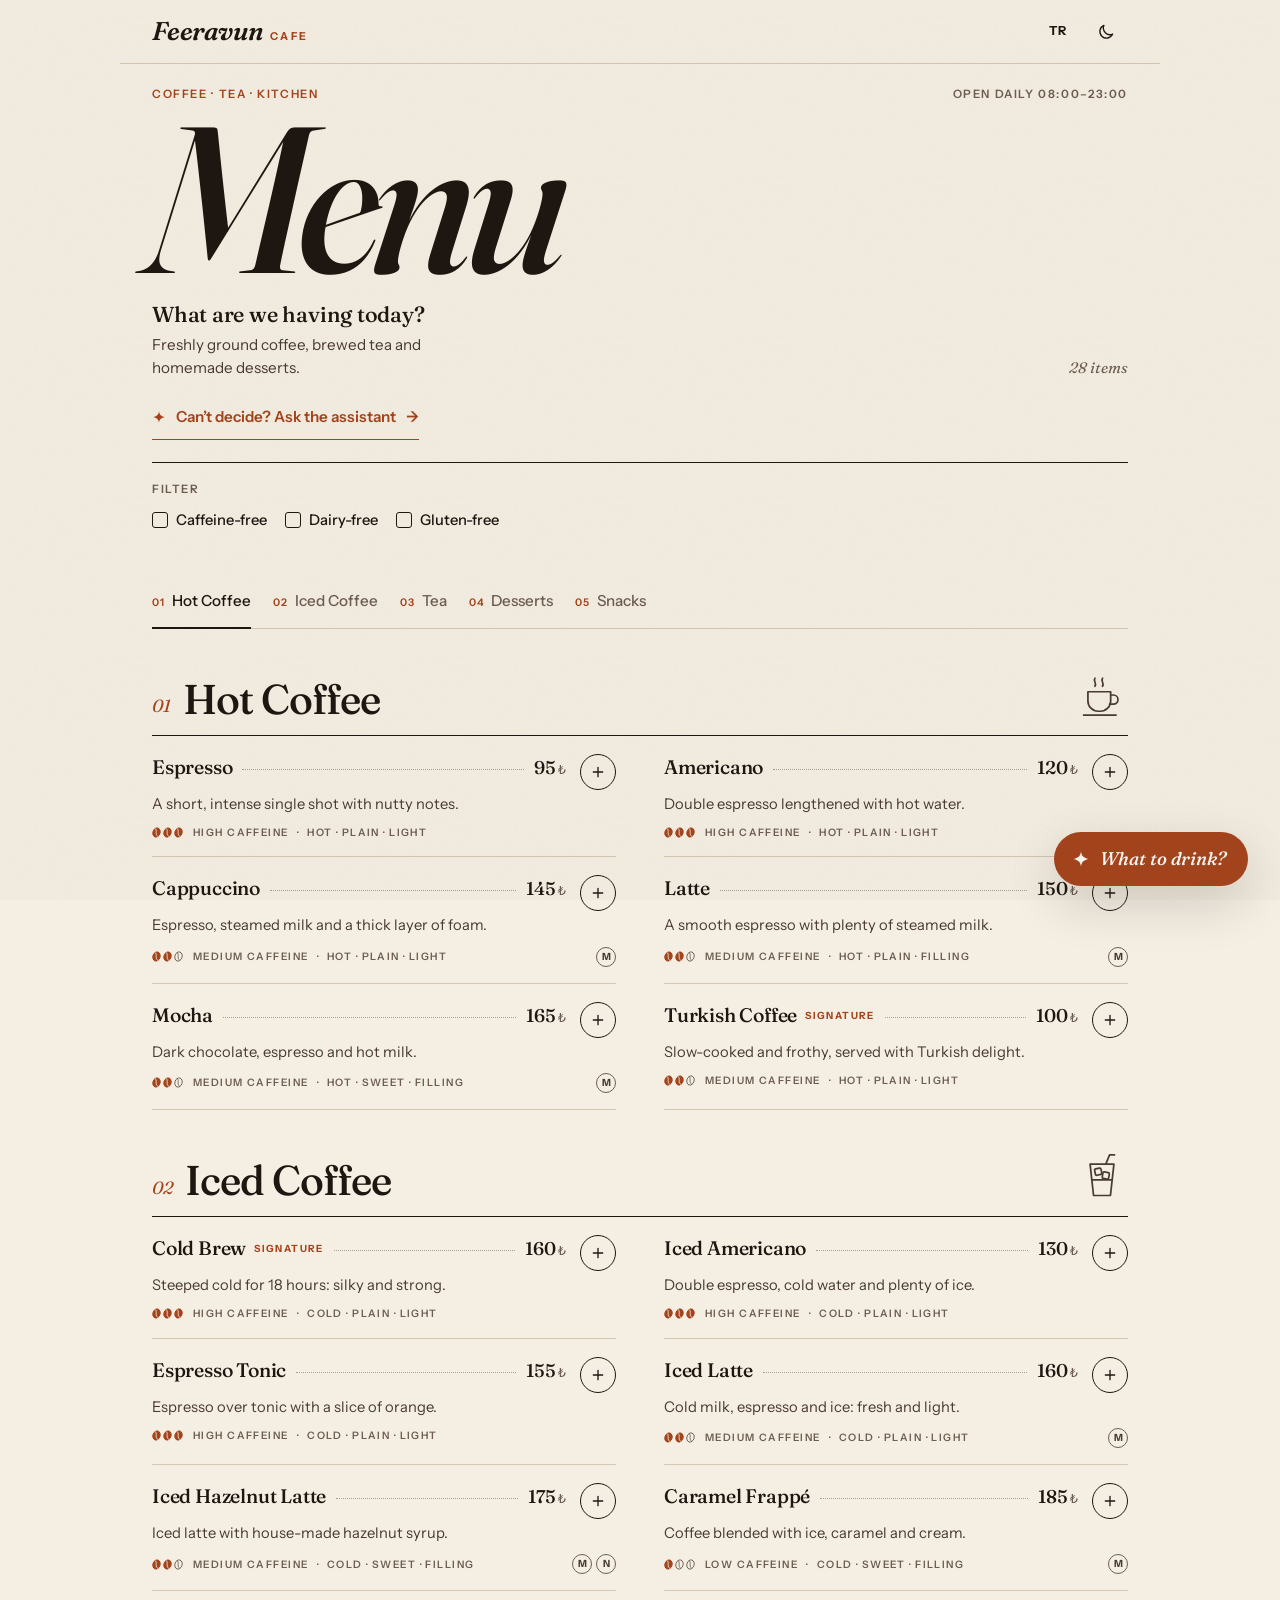
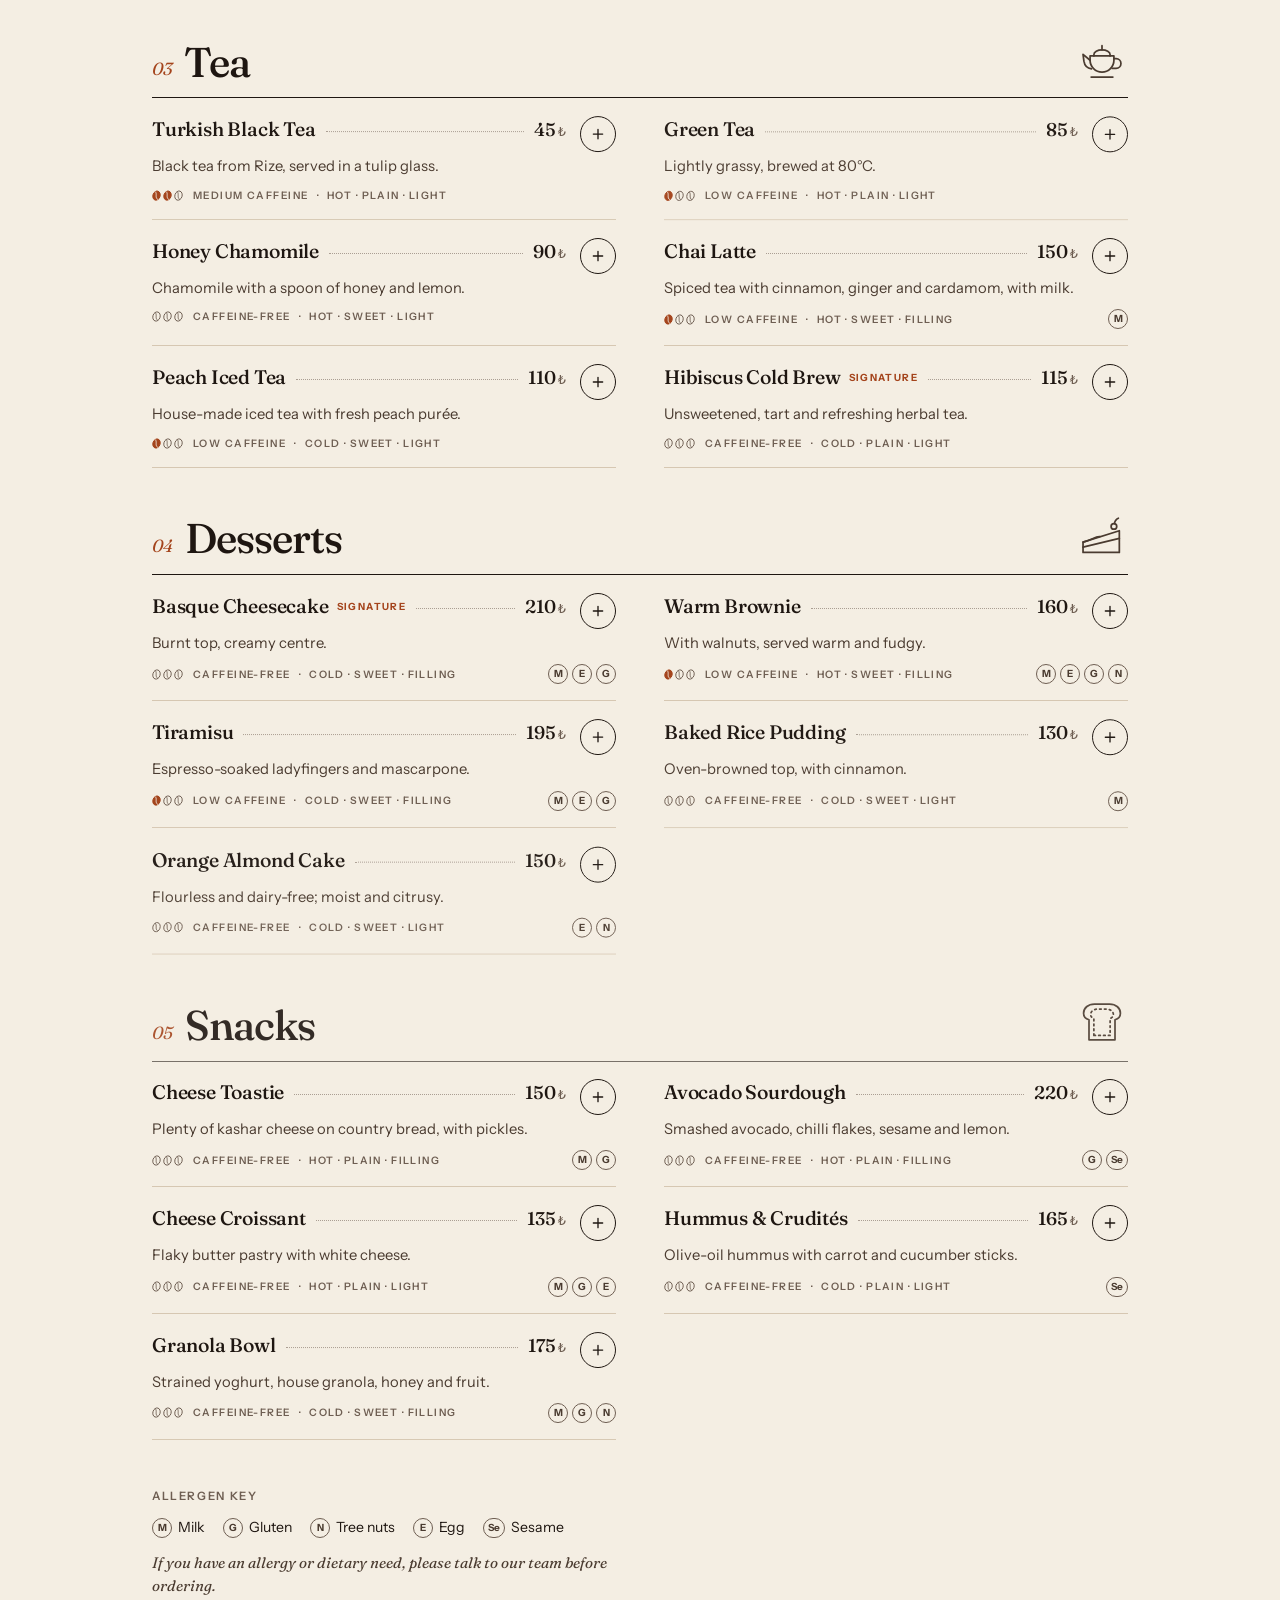
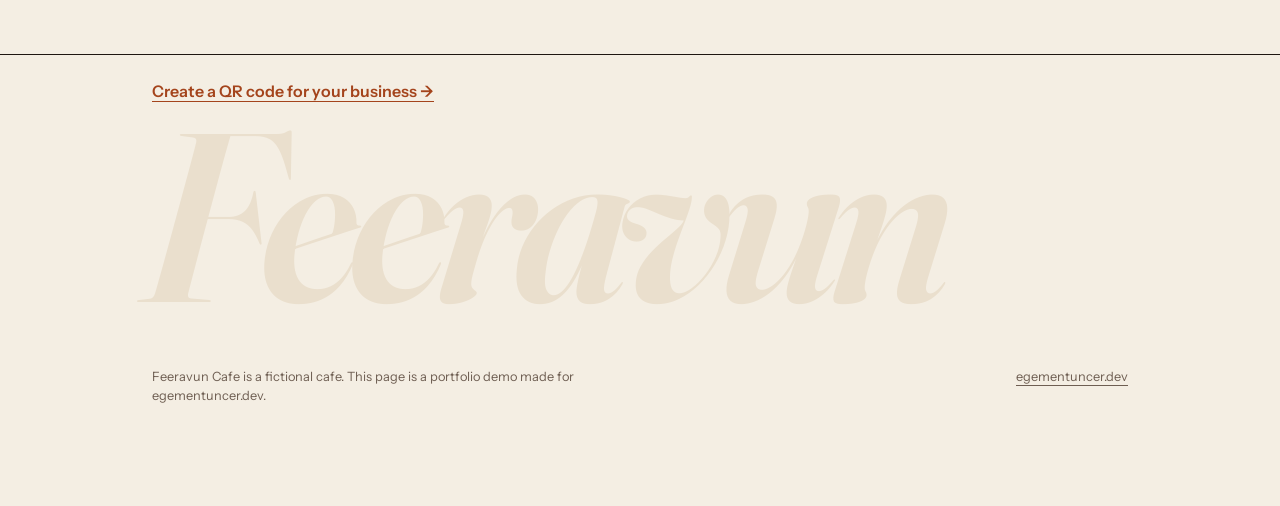
<file: index.html>
<!doctype html>
<html lang="tr">
<head>
  <meta charset="utf-8">
  <meta name="viewport" content="width=device-width, initial-scale=1, viewport-fit=cover">
  <title>Feeravun Cafe — Dijital Menü</title>
  <meta name="description" content="Feeravun Cafe dijital QR menüsü: kahveler, çaylar, tatlılar ve atıştırmalıklar. Kafein, alerjen ve filtrelerle; “Ne içsem?” asistanı ile." data-i18n-content="meta.description">
  <link rel="canonical" href="https://cafe.egementuncer.dev/">
  <meta name="theme-color" content="#F4EEE3" media="(prefers-color-scheme: light)">
  <meta name="theme-color" content="#191817" media="(prefers-color-scheme: dark)">
  <meta name="color-scheme" content="light dark">

  <!-- Open Graph / sosyal paylaşım -->
  <meta property="og:type" content="website">
  <meta property="og:site_name" content="Feeravun Cafe">
  <meta property="og:title" content="Feeravun Cafe — Dijital Menü">
  <meta property="og:description" content="Mobil öncelikli QR menü demosu: filtreler, hesap bölme ve “Ne içsem?” içecek asistanı.">
  <meta property="og:url" content="https://cafe.egementuncer.dev/">
  <meta property="og:image" content="https://cafe.egementuncer.dev/assets/og-image.png">
  <meta property="og:image:width" content="1200">
  <meta property="og:image:height" content="630">
  <meta property="og:image:alt" content="Feeravun Cafe dijital menü önizlemesi">
  <meta property="og:locale" content="tr_TR">
  <meta property="og:locale:alternate" content="en_GB">
  <meta name="twitter:card" content="summary_large_image">

  <link rel="icon" href="assets/favicon.svg" type="image/svg+xml">
  <link rel="apple-touch-icon" href="assets/apple-touch-icon.png">
  <link rel="manifest" href="site.webmanifest">

  <!-- Tema: boyamadan önce uygula (yanıp sönmeyi önler) -->
  <script>
    (function () {
      try {
        var t = localStorage.getItem('feeravun-theme');
        if (t === 'light' || t === 'dark') document.documentElement.setAttribute('data-theme', t);
      } catch (e) {}
    })();
  </script>

  <link rel="preload" href="data/menu.json" as="fetch" type="application/json" crossorigin>
  <link rel="preconnect" href="https://fonts.googleapis.com">
  <link rel="preconnect" href="https://fonts.gstatic.com" crossorigin>
  <link rel="stylesheet" href="https://fonts.googleapis.com/css2?family=Fraunces:ital,opsz,wght@0,9..144,400..600;1,9..144,400..600&family=Instrument+Sans:wght@400..700&display=swap" media="print" onload="this.media='all'">
  <noscript><link rel="stylesheet" href="https://fonts.googleapis.com/css2?family=Fraunces:ital,opsz,wght@0,9..144,400..600;1,9..144,400..600&family=Instrument+Sans:wght@400..700&display=swap"></noscript>
  <link rel="stylesheet" href="css/style.css">

  <script src="https://cdnjs.cloudflare.com/ajax/libs/gsap/3.12.5/gsap.min.js" defer></script>
  <script type="module" src="js/app.js"></script>
</head>
<body>
  <a class="skip-link" href="#menu" data-i18n="skip">Menüye atla</a>

  <header class="topbar">
    <div class="container topbar__inner">
      <a class="wordmark" href="./" aria-label="Feeravun Cafe ana sayfa" data-i18n-aria="header.home">
        <span class="wordmark__name">Feeravun</span> <span class="wordmark__sub">Cafe</span>
      </a>
      <span class="table-badge" id="table-badge" hidden></span>
      <div class="topbar__actions">
        <button class="icon-btn lang-btn" id="lang-toggle" type="button" aria-label="EN – Switch to English" data-i18n-aria="lang.aria">
          <span data-i18n="lang.label">EN</span>
        </button>
        <button class="icon-btn theme-btn" id="theme-toggle" type="button" aria-label="Koyu temaya geç">
          <svg class="i-moon" viewBox="0 0 24 24" aria-hidden="true" focusable="false"><path d="M20 14.5A8 8 0 0 1 9.5 4a8 8 0 1 0 10.5 10.5Z" fill="none" stroke="currentColor" stroke-width="1.6" stroke-linejoin="round"/></svg>
          <svg class="i-sun" viewBox="0 0 24 24" aria-hidden="true" focusable="false"><circle cx="12" cy="12" r="4" fill="none" stroke="currentColor" stroke-width="1.6"/><path d="M12 2v2m0 16v2M4.9 4.9l1.4 1.4m11.4 11.4 1.4 1.4M2 12h2m16 0h2M4.9 19.1l1.4-1.4M17.7 6.3l1.4-1.4" stroke="currentColor" stroke-width="1.6" stroke-linecap="round"/></svg>
        </button>
      </div>
    </div>
  </header>

  <main id="main">
    <section class="hero container" aria-labelledby="hero-title">
      <div class="hero__top">
        <p class="kicker" data-i18n="hero.kicker">Kahve · Çay · Mutfak</p>
        <p class="hours" data-i18n="hero.hours" data-i18n-vars='{"hours":"08:00–23:00"}'>Her gün 08:00–23:00</p>
      </div>
      <h1 class="hero__title" id="hero-title"><span class="visually-hidden">Feeravun Cafe — </span><span data-i18n="hero.title">Menü</span></h1>
      <div class="hero__bottom">
        <div>
          <p class="hero__tagline" data-i18n="hero.tagline">Bugün ne içiyoruz?</p>
          <p class="hero__lead" data-i18n="hero.lead">Taze çekilmiş kahve, demlenmiş çay ve ev yapımı tatlılar.</p>
        </div>
        <p class="hero__count" id="hero-count"></p>
      </div>
      <button class="hero__cta" type="button" data-open-quiz>
        <span class="hero__cta-spark" aria-hidden="true"><svg viewBox="0 0 24 24" focusable="false"><path d="M12 2c.6 4.9 2.6 8.4 10 10-7.4 1.6-9.4 5.1-10 10-.6-4.9-2.6-8.4-10-10 7.4-1.6 9.4-5.1 10-10Z" fill="currentColor"/></svg></span>
        <span data-i18n="hero.cta">Kararsız mısın? Asistana sor</span>
        <span class="hero__cta-arrow" aria-hidden="true">→</span>
      </button>
      <hr class="hero__rule">

      <div class="filters" role="group" aria-labelledby="filters-label">
        <span class="filters__label" id="filters-label" data-i18n="filters.label">Filtrele</span>
        <button class="toggle" type="button" aria-pressed="false" data-filter="caffeineFree">
          <span class="toggle__box" aria-hidden="true"></span><span data-i18n="filters.caffeineFree">Kafeinsiz</span>
        </button>
        <button class="toggle" type="button" aria-pressed="false" data-filter="dairyFree">
          <span class="toggle__box" aria-hidden="true"></span><span data-i18n="filters.dairyFree">Sütsüz</span>
        </button>
        <button class="toggle" type="button" aria-pressed="false" data-filter="glutenFree">
          <span class="toggle__box" aria-hidden="true"></span><span data-i18n="filters.glutenFree">Glutensiz</span>
        </button>
        <button class="filters__clear" type="button" id="filters-clear" hidden data-i18n="filters.clear">Temizle</button>
      </div>
      <p class="filters__count" id="filters-count" aria-live="polite"></p>
    </section>

    <nav class="tabs" aria-label="Kategoriler" data-i18n-aria="tabs.label">
      <div class="container tabs__wrap">
        <div class="tabs__track" id="tabs"></div>
      </div>
    </nav>

    <div class="menu container" id="menu" tabindex="-1">
      <p class="menu__status" data-i18n="menu.loading">Menü yükleniyor…</p>
    </div>

    <aside class="container legend" aria-labelledby="legend-title">
      <h2 class="legend__title" id="legend-title" data-i18n="menu.legend">Alerjen kodları</h2>
      <ul class="legend__list" id="legend" role="list"></ul>
      <p class="legend__note" data-i18n="footer.allergy">Alerji veya özel bir beslenme ihtiyacın varsa lütfen siparişten önce ekibimize danış.</p>
    </aside>
  </main>

  <footer class="footer">
    <div class="container">
      <a class="footer__qr" href="qr.html" data-i18n="footer.qr">İşletmeniz için QR kod oluşturun →</a>
      <div class="footer__mark" aria-hidden="true" data-mark="Feeravun"></div>
      <div class="footer__fine">
        <p data-i18n="footer.disclaimer">Feeravun Cafe kurgusal bir kafedir. Bu sayfa egementuncer.dev için hazırlanmış bir portföy demosudur.</p>
        <p><a href="https://egementuncer.dev" rel="author">egementuncer.dev</a></p>
      </div>
    </div>
  </footer>

  <!-- Adisyon / hesap bölme -->
  <div class="dock" id="cart-dock" hidden>
    <button class="dock__btn" id="cart-open" type="button" aria-haspopup="dialog" aria-controls="cart">
      <span class="dock__label" data-i18n="cart.bar">Adisyon</span>
      <span class="dock__count" id="cart-count"></span>
      <span class="dock__leader" aria-hidden="true"></span>
      <span class="dock__total" id="cart-total-bar"></span>
      <svg class="dock__chev" viewBox="0 0 24 24" aria-hidden="true" focusable="false"><path d="m6 15 6-6 6 6" fill="none" stroke="currentColor" stroke-width="1.8" stroke-linecap="round" stroke-linejoin="round"/></svg>
    </button>
  </div>

  <dialog class="sheet sheet--receipt" id="cart" aria-labelledby="cart-title">
    <div class="sheet__panel">
      <div class="sheet__grip" aria-hidden="true"></div>
      <div class="sheet__header">
        <div>
          <p class="receipt__brand" aria-hidden="true">Feeravun Cafe</p>
          <h2 class="sheet__title" id="cart-title"><span data-i18n="cart.title">Adisyon</span><span class="receipt__table" id="cart-table"></span></h2>
        </div>
        <button class="icon-btn" type="button" data-close aria-label="Adisyonu kapat" data-i18n-aria="cart.close">
          <svg viewBox="0 0 24 24" aria-hidden="true" focusable="false"><path d="M6 6l12 12M18 6 6 18" stroke="currentColor" stroke-width="1.8" stroke-linecap="round"/></svg>
        </button>
      </div>
      <ul class="lines" id="cart-lines" role="list"></ul>
      <p class="cart__empty" id="cart-empty" data-i18n="cart.empty">Adisyon boş. Menüdeki + ile ürün ekleyebilirsin.</p>
      <div class="split" id="cart-split">
        <div class="split__row">
          <span data-i18n="cart.total">Toplam</span>
          <strong id="cart-total"></strong>
        </div>
        <div class="split__row">
          <span id="people-label" data-i18n="cart.people">Kişi sayısı</span>
          <span class="stepper" role="group" aria-labelledby="people-label">
            <button type="button" class="stepper__btn" data-people="-1" aria-label="Kişi sayısını azalt" data-i18n-aria="cart.decPeople">−</button>
            <output class="stepper__value" id="people-value" aria-live="polite">2</output>
            <button type="button" class="stepper__btn" data-people="1" aria-label="Kişi sayısını artır" data-i18n-aria="cart.incPeople">+</button>
          </span>
        </div>
        <div class="split__row split__row--big">
          <span data-i18n="cart.perPerson">Kişi başı</span>
          <strong id="per-person" aria-live="polite"></strong>
        </div>
        <button class="btn btn--quiet" type="button" id="cart-clear" data-i18n="cart.clear">Adisyonu temizle</button>
      </div>
      <p class="cart__note" data-i18n="cart.note">Bu yalnızca bir hesap bölme aracıdır; sipariş gönderilmez.</p>
    </div>
  </dialog>

  <!-- "Ne içsem?" asistanı -->
  <button class="fab" id="quiz-open" type="button" aria-haspopup="dialog" aria-controls="quiz" aria-label="Ne içsem? İçecek öneri asistanını aç" data-i18n-aria="fab.aria">
    <span class="fab__spark" aria-hidden="true"><svg viewBox="0 0 24 24" focusable="false"><path d="M12 2c.6 4.9 2.6 8.4 10 10-7.4 1.6-9.4 5.1-10 10-.6-4.9-2.6-8.4-10-10 7.4-1.6 9.4-5.1 10-10Z" fill="currentColor"/></svg></span>
    <span class="fab__label" data-i18n="fab.label">Ne içsem?</span>
  </button>

  <dialog class="sheet" id="quiz" aria-labelledby="quiz-title">
    <div class="sheet__panel">
      <div class="sheet__grip" aria-hidden="true"></div>
      <div class="sheet__header">
        <h2 class="sheet__title sheet__title--quiz" id="quiz-title" data-i18n="quiz.title">Ne içsem?</h2>
        <button class="icon-btn" type="button" data-close aria-label="Asistanı kapat" data-i18n-aria="quiz.close">
          <svg viewBox="0 0 24 24" aria-hidden="true" focusable="false"><path d="M6 6l12 12M18 6 6 18" stroke="currentColor" stroke-width="1.8" stroke-linecap="round"/></svg>
        </button>
      </div>
      <div class="quiz__progress" id="quiz-progress" aria-hidden="true"><span></span><span></span><span></span></div>
      <div class="quiz__stage" id="quiz-stage"></div>
    </div>
  </dialog>

  <p class="visually-hidden" id="announcer" aria-live="polite"></p>
</body>
</html>
</file>
<file: css/style.css>
/* ==========================================================================
   Feeravun Cafe — dijital menü
   Editorial / printed-menu look: paper, ink, hairline rules, one warm accent.
   ========================================================================== */

/* ---------- Tokens ---------- */
:root {
  --bg: #f4eee3;
  --paper: #fbf8f2;
  --wash: #eadfcd;
  --ink: #1e1611;
  --ink-2: #4a3b30;
  --muted: #6e5e52;
  --rule: #d6c7b2;
  --accent: #a4441c;
  --on-accent: #fbf8f2;
  --on-ink: #f4eee3;
  --danger: #b3261e;
  --scrim: rgb(30 22 17 / 0.48);
  --shadow: 0 18px 50px rgb(30 22 17 / 0.16);
  --grain-opacity: 0.4;

  --font-sans: "Instrument Sans", ui-sans-serif, system-ui, -apple-system, "Segoe UI", Roboto, sans-serif;
  --font-serif: "Fraunces", ui-serif, Georgia, "Times New Roman", serif;

  --gutter: 16px;
  --tabs-h: 54px;
  --dock: 0px; /* height of the bottom "adisyon" bar, set from JS */
  --safe-b: env(safe-area-inset-bottom, 0px);
  --ease: cubic-bezier(0.2, 0.7, 0.2, 1);

  color-scheme: light;
}

@media (prefers-color-scheme: dark) {
  :root:not([data-theme="light"]) {
    --bg: #191817;
    --paper: #22201e;
    --wash: #2d2925;
    --ink: #f1e9dd;
    --ink-2: #d3c7b8;
    --muted: #a29486;
    --rule: #3a3531;
    --accent: #e8915f;
    --on-accent: #191817;
    --on-ink: #191817;
    --danger: #ffb4ab;
    --scrim: rgb(0 0 0 / 0.6);
    --shadow: 0 18px 50px rgb(0 0 0 / 0.5);
    --grain-opacity: 0;
    color-scheme: dark;
  }
}

:root[data-theme="dark"] {
  --bg: #191817;
  --paper: #22201e;
  --wash: #2d2925;
  --ink: #f1e9dd;
  --ink-2: #d3c7b8;
  --muted: #a29486;
  --rule: #3a3531;
  --accent: #e8915f;
  --on-accent: #191817;
  --on-ink: #191817;
  --danger: #ffb4ab;
  --scrim: rgb(0 0 0 / 0.6);
  --shadow: 0 18px 50px rgb(0 0 0 / 0.5);
  --grain-opacity: 0;
  color-scheme: dark;
}

/* ---------- Base ---------- */
*,
*::before,
*::after {
  box-sizing: border-box;
}

html {
  -webkit-text-size-adjust: 100%;
  text-size-adjust: 100%;
}

body {
  position: relative;
  margin: 0;
  min-height: 100vh;
  background: var(--bg);
  color: var(--ink);
  font-family: var(--font-sans);
  font-size: 1rem;
  line-height: 1.5;
  overflow-x: hidden;
  padding-bottom: calc(88px + var(--dock) + var(--safe-b));
  -webkit-font-smoothing: antialiased;
}

/* paper grain: a fixed overlay above everything, so sticky/solid surfaces share it */
body::after {
  content: "";
  position: fixed;
  inset: 0;
  z-index: 1000;
  pointer-events: none;
  mix-blend-mode: multiply;
  opacity: var(--grain-opacity);
  background-image: url("data:image/svg+xml,%3Csvg xmlns='http://www.w3.org/2000/svg' width='160' height='160'%3E%3Cfilter id='n'%3E%3CfeTurbulence type='fractalNoise' baseFrequency='.9' numOctaves='2' stitchTiles='stitch'/%3E%3CfeColorMatrix values='0 0 0 0 .45 0 0 0 0 .35 0 0 0 0 .25 0 0 0 .22 0'/%3E%3C/filter%3E%3Crect width='100%25' height='100%25' filter='url(%23n)'/%3E%3C/svg%3E");
}

h1,
h2,
h3,
h4,
p,
ul,
ol {
  margin: 0;
}

[hidden] {
  display: none !important;
}

[role="list"] {
  list-style: none;
  padding: 0;
}

svg {
  display: block;
}

button,
input {
  font: inherit;
  color: inherit;
}

button {
  cursor: pointer;
  -webkit-tap-highlight-color: transparent;
}

a {
  color: inherit;
  text-decoration-thickness: 1px;
  text-underline-offset: 4px;
}

hr {
  margin: 0;
  border: 0;
  border-top: 1px solid var(--ink);
}

:focus-visible {
  outline: 2px solid var(--accent);
  outline-offset: 3px;
  border-radius: 4px;
}

.container {
  width: 100%;
  max-width: 1040px;
  margin-inline: auto;
  padding-inline: var(--gutter);
}

@media (min-width: 720px) {
  :root {
    --gutter: 32px;
  }
}

.visually-hidden {
  position: absolute !important;
  width: 1px;
  height: 1px;
  margin: -1px;
  padding: 0;
  overflow: hidden;
  clip: rect(0 0 0 0);
  white-space: nowrap;
  border: 0;
}

.skip-link {
  position: absolute;
  left: 12px;
  top: -60px;
  z-index: 100;
  padding: 10px 16px;
  background: var(--ink);
  color: var(--on-ink);
  font-weight: 600;
  text-decoration: none;
}

.skip-link:focus {
  top: 12px;
}

/* small caps label used across the UI */
.kicker,
.hours,
.filters__label,
.tab__num,
.item__meta,
.legend__title,
.receipt__brand,
.quiz__count,
.dock__label {
  font-size: 0.72rem;
  font-weight: 600;
  letter-spacing: 0.14em;
  text-transform: uppercase;
}

/* ---------- Top bar ---------- */
.topbar__inner {
  display: flex;
  align-items: center;
  gap: 12px;
  min-height: 64px;
  border-bottom: 1px solid var(--rule);
}

.wordmark {
  display: inline-flex;
  align-items: baseline;
  gap: 6px;
  color: var(--ink);
  text-decoration: none;
}

.wordmark__name {
  font-family: var(--font-serif);
  font-style: italic;
  font-weight: 600;
  font-size: 1.6rem;
  line-height: 1;
  letter-spacing: -0.02em;
}

.wordmark__sub {
  color: var(--accent);
  font-size: 0.68rem;
  font-weight: 700;
  letter-spacing: 0.22em;
  text-transform: uppercase;
}

.table-badge {
  padding: 3px 9px;
  border: 1px solid var(--ink);
  border-radius: 4px;
  font-size: 0.72rem;
  font-weight: 700;
  letter-spacing: 0.08em;
  text-transform: uppercase;
  white-space: nowrap;
}

.topbar__actions {
  display: flex;
  gap: 4px;
  margin-left: auto;
}

.icon-btn {
  display: inline-grid;
  place-items: center;
  width: 44px;
  height: 44px;
  padding: 0;
  border: 0;
  border-radius: 50%;
  background: transparent;
  font-size: 0.78rem;
  font-weight: 700;
  letter-spacing: 0.1em;
  transition: background-color 0.2s;
}

.icon-btn:hover {
  background: var(--wash);
}

.icon-btn svg {
  width: 20px;
  height: 20px;
}

.theme-btn .i-sun,
.theme-btn[data-mode="dark"] .i-moon {
  display: none;
}

.theme-btn[data-mode="dark"] .i-sun {
  display: block;
}

/* ---------- Hero / masthead ---------- */
.hero {
  padding-top: 22px;
  padding-bottom: 8px;
}

.hero__top {
  display: flex;
  flex-wrap: wrap;
  justify-content: space-between;
  gap: 4px 16px;
}

.kicker {
  color: var(--accent);
}

.hours {
  color: var(--muted);
}

.hero__title {
  margin: 6px 0 0 -0.04em;
  font-family: var(--font-serif);
  font-style: italic;
  font-weight: 500;
  font-size: clamp(6.5rem, 34vw, 13rem);
  line-height: 0.86;
  letter-spacing: -0.045em;
}

.hero__bottom {
  display: flex;
  align-items: flex-end;
  justify-content: space-between;
  gap: 16px;
  margin-top: 14px;
}

.hero__tagline {
  font-family: var(--font-serif);
  font-size: 1.35rem;
  font-weight: 500;
  line-height: 1.2;
  letter-spacing: -0.01em;
}

.hero__lead {
  max-width: 32ch;
  margin-top: 6px;
  color: var(--ink-2);
  font-size: 0.95rem;
}

.hero__count {
  flex: none;
  color: var(--muted);
  font-family: var(--font-serif);
  font-style: italic;
  font-size: 0.95rem;
  white-space: nowrap;
}

.hero__cta {
  display: inline-flex;
  align-items: center;
  gap: 10px;
  min-height: 44px;
  margin-top: 16px;
  padding: 0;
  border: 0;
  border-bottom: 1px solid currentColor;
  background: none;
  color: var(--accent);
  font-weight: 600;
  font-size: 0.95rem;
}

.hero__cta-spark svg {
  width: 14px;
  height: 14px;
}

.hero__cta-arrow {
  transition: transform 0.25s var(--ease);
}

.hero__cta:hover .hero__cta-arrow {
  transform: translateX(4px);
}

.hero__rule {
  margin-top: 22px;
  transform-origin: left;
}

/* ---------- Filters ---------- */
.filters {
  display: flex;
  flex-wrap: wrap;
  align-items: center;
  gap: 0 18px;
  margin-top: 8px;
}

@media (min-width: 560px) {
  .filters__label {
    flex-basis: auto;
    margin-top: 0;
  }
}

.filters__label {
  flex-basis: 100%;
  margin-top: 10px;
  color: var(--muted);
}

.toggle {
  display: inline-flex;
  align-items: center;
  gap: 8px;
  min-height: 44px;
  padding: 0;
  border: 0;
  background: none;
  font-size: 0.92rem;
  font-weight: 500;
}

.toggle__box {
  position: relative;
  width: 16px;
  height: 16px;
  border: 1.5px solid var(--ink);
  border-radius: 3px;
  transition: background-color 0.15s;
}

.toggle[aria-pressed="true"] .toggle__box {
  background: var(--ink);
}

.toggle[aria-pressed="true"] .toggle__box::after {
  content: "";
  position: absolute;
  left: 4px;
  top: 1px;
  width: 4px;
  height: 8px;
  border: solid var(--bg);
  border-width: 0 2px 2px 0;
  transform: rotate(45deg);
}

.toggle[aria-pressed="true"] {
  font-weight: 600;
}

.filters__clear {
  min-height: 44px;
  padding: 0;
  border: 0;
  background: none;
  color: var(--accent);
  font-size: 0.85rem;
  font-weight: 600;
  text-decoration: underline;
  text-underline-offset: 4px;
}

.filters__count {
  min-height: 1.3em;
  color: var(--muted);
  font-family: var(--font-serif);
  font-style: italic;
  font-size: 0.9rem;
}

/* ---------- Category tabs (sticky) ---------- */
.tabs {
  position: sticky;
  top: 0;
  z-index: 20;
  margin-top: 6px;
  background: var(--bg);
}

.tabs__wrap {
  position: relative;
}

.tabs__wrap::after {
  content: "";
  position: absolute;
  left: var(--gutter);
  right: var(--gutter);
  bottom: 0;
  border-bottom: 1px solid var(--rule);
}

.tabs__track {
  position: relative;
  display: flex;
  gap: 22px;
  align-items: center;
  min-height: var(--tabs-h);
  overflow-x: auto;
  overscroll-behavior-x: contain;
  scrollbar-width: none;
}

.tabs__track::-webkit-scrollbar {
  display: none;
}

.tab {
  flex: none;
  display: inline-flex;
  align-items: baseline;
  gap: 6px;
  padding: 14px 0;
  color: var(--muted);
  font-size: 0.95rem;
  font-weight: 500;
  text-decoration: none;
  white-space: nowrap;
  transition: color 0.2s;
}

.tab:hover,
.tab[aria-current="true"] {
  color: var(--ink);
}

.tab__num {
  color: var(--accent);
  font-size: 0.66rem;
}

.tabs__indicator {
  position: absolute;
  left: 0;
  bottom: 0;
  z-index: 1;
  width: 1px;
  height: 2px;
  background: var(--ink);
  transform-origin: left;
  transition: transform 0.35s var(--ease);
  pointer-events: none;
}

/* ---------- Menu ---------- */
.menu {
  min-height: 60vh;
}

.menu:focus {
  outline: none;
}

.menu__status {
  padding: 32px 0;
  color: var(--muted);
}

.cat {
  padding-top: 40px;
  scroll-margin-top: calc(var(--tabs-h) + 2px);
}

.cat__head {
  display: grid;
  grid-template-columns: auto 1fr auto;
  align-items: end;
  gap: 12px;
  padding-bottom: 14px;
  border-bottom: 1px solid var(--ink);
}

.cat__num {
  color: var(--accent);
  font-family: var(--font-serif);
  font-style: italic;
  font-size: 1.1rem;
  line-height: 1.6;
}

.cat__title {
  font-family: var(--font-serif);
  font-weight: 500;
  font-size: clamp(1.8rem, 8vw, 2.6rem);
  line-height: 1;
  letter-spacing: -0.025em;
}

.cat__art {
  width: 52px;
  height: 52px;
  color: var(--ink-2);
}

.cat__art svg {
  width: 100%;
  height: 100%;
}

.cat__empty {
  padding: 18px 0;
  color: var(--muted);
  font-family: var(--font-serif);
  font-style: italic;
}

.items {
  display: grid;
}

@media (min-width: 760px) {
  .items {
    grid-template-columns: repeat(2, minmax(0, 1fr));
    column-gap: 48px;
  }
}

/* ---------- Menu item ---------- */
.item {
  position: relative;
  padding: 18px 0 16px;
  border-bottom: 1px solid var(--rule);
  scroll-margin-top: calc(var(--tabs-h) + 16px);
  scroll-margin-bottom: calc(110px + var(--dock));
  transition: opacity 0.3s, background-color 0.4s, box-shadow 0.4s;
}

.item:focus {
  outline: none;
}

.item:focus-visible {
  outline: 2px solid var(--accent);
  outline-offset: 4px;
}

.item__line {
  display: flex;
  align-items: baseline;
  gap: 10px;
}

.item__name {
  flex: 0 1 auto;
  min-width: 0;
  font-family: var(--font-serif);
  font-weight: 500;
  font-size: 1.22rem;
  line-height: 1.2;
  letter-spacing: -0.01em;
}

.item__sig {
  display: inline-block;
  margin-left: 8px;
  color: var(--accent);
  font-family: var(--font-sans);
  font-size: 0.62rem;
  font-weight: 700;
  letter-spacing: 0.14em;
  text-transform: uppercase;
  vertical-align: 0.3em;
  white-space: nowrap;
}

.item__leader {
  flex: 1 1 16px;
  min-width: 16px;
  border-bottom: 1.5px dotted color-mix(in srgb, var(--muted) 55%, transparent);
  transform: translateY(-4px);
}

.item__price {
  flex: none;
  font-family: var(--font-serif);
  font-size: 1.15rem;
  font-weight: 500;
  font-variant-numeric: tabular-nums lining-nums;
  white-space: nowrap;
}

.item__price small {
  margin-left: 2px;
  color: var(--muted);
  font-family: var(--font-sans);
  font-size: 0.7em;
}

.add {
  position: relative;
  flex: none;
  display: grid;
  place-items: center;
  align-self: center;
  width: 36px;
  height: 36px;
  margin-left: 4px;
  padding: 0;
  border: 1.5px solid var(--ink);
  border-radius: 50%;
  background: transparent;
  color: var(--ink);
  font-size: 0.85rem;
  font-weight: 700;
  font-variant-numeric: tabular-nums;
  transition: background-color 0.2s, color 0.2s;
}

/* enlarge the touch target without changing the visual size */
.add::after {
  content: "";
  position: absolute;
  inset: -6px;
}

.add svg {
  width: 16px;
  height: 16px;
}

.add:hover,
.add.has-qty {
  background: var(--ink);
  color: var(--on-ink);
}

.add.has-qty svg {
  display: none;
}

.item__desc {
  max-width: 46ch;
  margin-top: 4px;
  padding-right: 46px;
  color: var(--ink-2);
  font-size: 0.92rem;
  line-height: 1.45;
}

.item__foot {
  display: flex;
  flex-wrap: wrap;
  align-items: center;
  gap: 8px 14px;
  margin-top: 10px;
}

.item__meta {
  display: inline-flex;
  flex-wrap: wrap;
  align-items: center;
  gap: 4px 8px;
  color: var(--muted);
  font-size: 0.64rem;
}

.beans {
  display: inline-flex;
  gap: 2px;
  margin-right: 2px;
}

.beans svg {
  width: 9px;
  height: 11px;
  fill: transparent;
  stroke: var(--muted);
  stroke-width: 1;
}

.beans svg.on {
  fill: var(--accent);
  stroke: var(--accent);
}

.beans svg.on path {
  stroke: var(--bg);
}

.codes {
  display: inline-flex;
  gap: 4px;
}

.item .codes {
  margin-left: auto;
}

.codes li {
  display: grid;
  place-items: center;
  min-width: 20px;
  height: 20px;
  padding: 0 4px;
  border: 1px solid var(--muted);
  border-radius: 10px;
  color: var(--ink-2);
  font-size: 0.62rem;
  font-weight: 700;
  line-height: 1;
}

.item__flag {
  display: none;
  margin-top: 8px;
  color: var(--muted);
  font-family: var(--font-serif);
  font-style: italic;
  font-size: 0.85rem;
}

.item.is-dimmed > :not(.item__flag) {
  opacity: 0.32;
}

.item.is-dimmed .item__flag {
  display: block;
}

/* "Menüde göster": a soft wash that bleeds into the gutter, with an accent tick */
.item.is-highlight {
  margin-inline: -12px;
  padding-inline: 12px;
  border-radius: 6px;
  background: var(--wash);
}

.item.is-highlight::before {
  content: "";
  position: absolute;
  left: 0;
  top: 14px;
  bottom: 14px;
  width: 3px;
  border-radius: 2px;
  background: var(--accent);
}

.item.is-highlight:focus-visible {
  outline: none;
}

/* ---------- Allergen legend ---------- */
.legend {
  margin-top: 48px;
}

.legend__title {
  color: var(--muted);
}

.legend__list {
  display: flex;
  flex-wrap: wrap;
  gap: 8px 18px;
  margin-top: 12px;
  font-size: 0.88rem;
}

.legend__list > li {
  display: inline-flex;
  align-items: center;
  gap: 6px;
}

.legend__note {
  max-width: 52ch;
  margin-top: 14px;
  color: var(--ink-2);
  font-family: var(--font-serif);
  font-style: italic;
  font-size: 0.95rem;
}

/* ---------- Footer ---------- */
.footer {
  margin-top: 56px;
  border-top: 1px solid var(--ink);
  overflow: hidden;
}

.footer__qr {
  display: inline-block;
  margin-top: 16px;
  padding: 8px 0;
  color: var(--accent);
  font-weight: 600;
}

/* decorative wordmark, drawn as generated content so it isn't read as text */
.footer__mark::before {
  content: attr(data-mark);
}

.footer__mark {
  margin: 8px 0 0 -0.05em;
  color: var(--wash);
  font-family: var(--font-serif);
  font-style: italic;
  font-weight: 600;
  font-size: clamp(4rem, 26vw, 15rem); /* "Feeravun" ≈ 3.35em wide: fits the column */
  line-height: 0.8;
  letter-spacing: -0.05em;
  margin-bottom: 0.16em; /* room for the "y" descender */
  user-select: none;
}

.footer__fine {
  display: flex;
  flex-wrap: wrap;
  justify-content: space-between;
  gap: 8px 24px;
  padding: 18px 0 12px;
  color: var(--muted);
  font-size: 0.8rem;
}

.footer__fine p:first-child {
  max-width: 52ch;
}

/* ---------- Buttons ---------- */
.btn {
  display: inline-flex;
  align-items: center;
  justify-content: center;
  gap: 8px;
  min-height: 44px;
  padding: 10px 16px;
  border: 1.5px solid var(--ink);
  border-radius: 8px;
  background: transparent;
  color: var(--ink);
  font-size: 0.9rem;
  font-weight: 600;
  line-height: 1.2;
  text-decoration: none;
  transition: background-color 0.2s, color 0.2s, transform 0.15s;
}

.btn:active {
  transform: scale(0.98);
}

.btn--primary {
  background: var(--ink);
  color: var(--on-ink);
}

.btn--outline:hover {
  background: var(--wash);
}

.btn--quiet {
  min-height: 40px;
  padding: 6px 0;
  border: 0;
  color: var(--muted);
  font-size: 0.85rem;
  text-decoration: underline;
  text-underline-offset: 4px;
}

/* ---------- Floating "Ne içsem?" button ---------- */
.fab {
  position: fixed;
  right: max(var(--gutter), env(safe-area-inset-right, 0px));
  bottom: calc(14px + var(--dock) + var(--safe-b));
  z-index: 30;
  display: inline-flex;
  align-items: center;
  gap: 10px;
  height: 54px;
  padding: 0 22px 0 18px;
  border: 0;
  border-radius: 999px;
  background: var(--accent);
  color: var(--on-accent);
  font-family: var(--font-serif);
  font-style: italic;
  font-weight: 500;
  font-size: 1.15rem;
  box-shadow: var(--shadow);
  transition: bottom 0.35s var(--ease), transform 0.15s;
}

.fab:active {
  transform: scale(0.96);
}

.fab__spark svg {
  width: 18px;
  height: 18px;
}

.fab.is-compact {
  gap: 0;
  width: 54px;
  padding: 0;
  justify-content: center;
}

.fab.is-compact .fab__label {
  display: none;
}

.fab.is-compact .fab__spark svg {
  width: 22px;
  height: 22px;
}

/* ---------- Bottom sheet (native <dialog>) ---------- */
body:has(dialog[open]) {
  overflow: hidden;
}

.sheet {
  width: 100%;
  max-width: 100%;
  height: 100%;
  max-height: 100%;
  margin: 0;
  padding: 0;
  border: 0;
  background: transparent;
  color: var(--ink);
  overflow: hidden;
}

.sheet::backdrop {
  background: transparent;
}

/* the dialog box itself is the full-screen scrim (more reliable than ::backdrop) */
.sheet[open] {
  display: flex;
  align-items: flex-end;
  justify-content: center;
  background: var(--scrim);
  transition: background-color 0.28s ease;
}

.sheet.is-closing {
  background: transparent;
}

@media (prefers-reduced-motion: no-preference) {
  .sheet[open]:not(.is-closing) {
    animation: scrim-in 0.3s ease;
  }
}

@keyframes scrim-in {
  from {
    background: transparent;
  }
}

.sheet__panel {
  width: 100%;
  max-width: 560px;
  max-height: min(92dvh, 780px);
  overflow-y: auto;
  overscroll-behavior: contain;
  padding: 8px 20px calc(24px + var(--safe-b));
  border-radius: 20px 20px 0 0;
  background: var(--paper);
  box-shadow: var(--shadow);
}

.sheet__grip {
  width: 36px;
  height: 4px;
  margin: 2px auto 10px;
  border-radius: 99px;
  background: var(--rule);
}

.sheet__header {
  display: flex;
  align-items: center;
  justify-content: space-between;
  gap: 12px;
}

.sheet__title {
  font-family: var(--font-serif);
  font-weight: 500;
  font-size: 1.7rem;
  line-height: 1.1;
  letter-spacing: -0.02em;
}

.sheet__title--quiz {
  font-style: italic;
  font-size: 2rem;
}

/* ---------- Quiz ---------- */
.quiz__progress {
  display: grid;
  grid-template-columns: repeat(3, 1fr);
  gap: 6px;
  margin: 14px 0 20px;
}

.quiz__progress span {
  height: 2px;
  background: var(--rule);
  transition: background-color 0.3s;
}

.quiz__progress span.is-done {
  background: var(--ink);
}

.quiz__count {
  color: var(--accent);
}

.quiz__q {
  margin-top: 6px;
  font-family: var(--font-serif);
  font-weight: 500;
  font-size: 1.55rem;
  line-height: 1.2;
  letter-spacing: -0.015em;
}

.quiz__q:focus {
  outline: none;
}

.quiz__options {
  margin-top: 16px;
  border-top: 1px solid var(--ink);
}

.option {
  display: grid;
  grid-template-columns: 30px 1fr auto;
  align-items: center;
  gap: 2px 10px;
  width: 100%;
  min-height: 68px;
  padding: 12px 6px;
  border: 0;
  border-bottom: 1px solid var(--rule);
  background: none;
  text-align: left;
  transition: background-color 0.2s, padding 0.25s var(--ease);
}

.option:hover {
  background: var(--wash);
  padding-left: 12px;
}

.option__num {
  grid-row: span 2;
  align-self: start;
  padding-top: 3px;
  color: var(--accent);
  font-family: var(--font-serif);
  font-style: italic;
  font-size: 0.95rem;
}

.option__label {
  font-family: var(--font-serif);
  font-size: 1.3rem;
  font-weight: 500;
  line-height: 1.15;
}

.option__hint {
  grid-column: 2;
  color: var(--muted);
  font-size: 0.85rem;
}

.option__arrow {
  grid-column: 3;
  grid-row: 1 / span 2;
  color: var(--muted);
  transition: transform 0.25s var(--ease), color 0.2s;
}

.option:hover .option__arrow,
.option[aria-pressed="true"] .option__arrow {
  color: var(--ink);
  transform: translateX(3px);
}

.option[aria-pressed="true"] {
  box-shadow: inset 3px 0 0 var(--accent);
}

.quiz__nav {
  display: flex;
  flex-wrap: wrap;
  gap: 10px;
  margin-top: 18px;
}

.quiz__back {
  min-height: 44px;
  padding: 0;
  border: 0;
  background: none;
  color: var(--muted);
  font-weight: 600;
  font-size: 0.9rem;
}

.quiz__note {
  margin-top: 8px;
  color: var(--muted);
  font-family: var(--font-serif);
  font-style: italic;
  font-size: 0.92rem;
}

.recs {
  margin-top: 14px;
  border-top: 1px solid var(--ink);
}

.rec {
  display: grid;
  grid-template-columns: 34px minmax(0, 1fr);
  gap: 0 8px;
  padding: 18px 0;
  border-bottom: 1px solid var(--rule);
}

.rec__rank {
  color: var(--accent);
  font-family: var(--font-serif);
  font-style: italic;
  font-size: 1.5rem;
  line-height: 1;
}

.rec__body {
  min-width: 0;
}

.rec .item__name {
  font-size: 1.35rem;
}

.rec__why {
  margin-top: 6px;
  font-size: 0.95rem;
}

.rec__note {
  margin-top: 2px;
  color: var(--muted);
  font-family: var(--font-serif);
  font-style: italic;
  font-size: 0.92rem;
}

.rec__marks {
  display: flex;
  flex-wrap: wrap;
  gap: 4px 14px;
  margin-top: 10px;
  color: var(--muted);
  font-size: 0.66rem;
  font-weight: 600;
  letter-spacing: 0.12em;
  text-transform: uppercase;
}

.rec__marks li.is-match {
  color: var(--ink);
}

.rec__marks li.is-match::before {
  content: "✓ ";
  color: var(--accent);
}

.rec__actions {
  display: grid;
  grid-template-columns: 1fr 1fr;
  gap: 8px;
  margin-top: 14px;
}

.rec__actions .btn {
  padding-inline: 8px;
  font-size: 0.85rem;
}

.pairing {
  display: flex;
  align-items: center;
  gap: 14px;
  margin-top: 16px;
  padding: 14px 16px;
  border-radius: 12px;
  background: var(--wash);
  font-size: 0.92rem;
}

.pairing__art {
  flex: none;
  width: 40px;
  height: 40px;
  color: var(--ink-2);
}

.pairing__label {
  display: block;
  color: var(--muted);
  font-size: 0.72rem;
  font-weight: 600;
  letter-spacing: 0.12em;
  text-transform: uppercase;
}

.pairing a {
  font-family: var(--font-serif);
  font-size: 1.1rem;
  font-weight: 500;
}

/* ---------- Adisyon (receipt) ---------- */
.receipt__brand {
  color: var(--accent);
}

.receipt__table {
  margin-left: 10px;
  color: var(--muted);
  font-style: italic;
  font-size: 0.6em;
  letter-spacing: 0;
}

.lines {
  margin-top: 16px;
  border-top: 1px dashed var(--muted);
}

.line {
  display: grid;
  grid-template-columns: minmax(0, 1fr) auto 4.6rem;
  align-items: center;
  gap: 12px;
  padding: 12px 0;
  border-bottom: 1px dashed var(--rule);
}

.line__name {
  font-family: var(--font-serif);
  font-size: 1.08rem;
  font-weight: 500;
  line-height: 1.2;
}

.line__unit {
  display: block;
  margin-top: 2px;
  color: var(--muted);
  font-size: 0.78rem;
  font-variant-numeric: tabular-nums;
}

.line__total {
  font-weight: 600;
  font-variant-numeric: tabular-nums;
  white-space: nowrap;
  text-align: right;
}

.line .stepper__btn {
  width: 32px;
  height: 34px;
}

.stepper {
  display: inline-flex;
  align-items: center;
  border: 1px solid var(--ink);
  border-radius: 8px;
}

.stepper__btn {
  display: grid;
  place-items: center;
  width: 40px;
  height: 38px;
  padding: 0;
  border: 0;
  border-radius: 7px;
  background: none;
  font-size: 1.1rem;
  font-weight: 500;
  line-height: 1;
}

.stepper__btn:hover:not(:disabled) {
  background: var(--wash);
}

.stepper__btn:disabled {
  opacity: 0.35;
  cursor: not-allowed;
}

.stepper__value {
  min-width: 2.2ch;
  font-weight: 600;
  font-variant-numeric: tabular-nums;
  text-align: center;
}

.split {
  display: grid;
  gap: 14px;
  margin-top: 18px;
}

.split__row {
  display: flex;
  align-items: center;
  justify-content: space-between;
  gap: 12px;
}

.split__row strong {
  font-weight: 600;
  font-variant-numeric: tabular-nums;
}

.split__row--big {
  padding-top: 16px;
  border-top: 3px double var(--ink);
  font-family: var(--font-serif);
  font-size: 1.2rem;
}

.split__row--big strong {
  color: var(--accent);
  font-family: var(--font-serif);
  font-size: 2.2rem;
  font-weight: 500;
  line-height: 1;
}

.split .btn--quiet {
  justify-self: start;
}

.cart__empty {
  margin-top: 18px;
  padding: 22px 0;
  border-top: 1px dashed var(--muted);
  border-bottom: 1px dashed var(--muted);
  color: var(--muted);
  font-family: var(--font-serif);
  font-style: italic;
  text-align: center;
}

.cart__note {
  margin-top: 14px;
  color: var(--muted);
  font-size: 0.78rem;
  text-align: center;
}

/* ---------- Adisyon dock ---------- */
.dock {
  position: fixed;
  left: 0;
  right: 0;
  bottom: 0;
  z-index: 25;
  background: var(--ink);
  color: var(--on-ink);
}

.dock__btn {
  display: flex;
  align-items: center;
  gap: 10px;
  width: 100%;
  max-width: 1040px;
  min-height: 58px;
  margin: 0 auto;
  padding: 8px var(--gutter) calc(8px + var(--safe-b));
  border: 0;
  background: none;
  color: inherit;
  text-align: left;
}

.dock__count {
  opacity: 0.75;
  font-size: 0.85rem;
}

.dock__leader {
  flex: 1;
  min-width: 12px;
  border-bottom: 1.5px dotted currentColor;
  opacity: 0.35;
  transform: translateY(4px);
}

.dock__total {
  font-family: var(--font-serif);
  font-size: 1.3rem;
  font-weight: 500;
  font-variant-numeric: tabular-nums;
  white-space: nowrap;
}

.dock__chev {
  width: 18px;
  height: 18px;
}

/* ---------- QR page ---------- */
.qr-page {
  padding-bottom: calc(24px + var(--safe-b));
}

.qr {
  padding-top: 18px;
}

.qr:focus {
  outline: none;
}

.qr__back {
  display: inline-block;
  padding: 8px 0;
  color: var(--muted);
  font-size: 0.9rem;
  font-weight: 600;
  text-decoration: none;
}

.qr__back:hover {
  color: var(--ink);
}

.qr .kicker {
  margin-top: 18px;
}

.qr__title {
  max-width: 14ch;
  margin-top: 8px;
  font-family: var(--font-serif);
  font-weight: 500;
  font-size: clamp(2.6rem, 11vw, 4.6rem);
  line-height: 0.95;
  letter-spacing: -0.035em;
}

.qr__lead {
  max-width: 46ch;
  margin-top: 14px;
  color: var(--ink-2);
}

.qr__grid {
  display: grid;
  gap: 32px;
  margin-top: 28px;
  padding-top: 24px;
  border-top: 1px solid var(--ink);
}

@media (min-width: 780px) {
  .qr__grid {
    grid-template-columns: minmax(0, 1fr) minmax(0, 360px);
    align-items: start;
    gap: 56px;
  }
}

.field + .field {
  margin-top: 22px;
}

.field label {
  display: block;
  color: var(--muted);
  font-size: 0.72rem;
  font-weight: 600;
  letter-spacing: 0.14em;
  text-transform: uppercase;
}

.field input {
  width: 100%;
  min-height: 48px;
  padding: 8px 0;
  border: 0;
  border-bottom: 1.5px solid var(--ink);
  border-radius: 0;
  background: transparent;
  font-family: var(--font-serif);
  font-size: 1.2rem;
}

.field input:focus-visible {
  outline: none;
  border-bottom-color: var(--accent);
  box-shadow: 0 1.5px 0 var(--accent);
}

.field input[aria-invalid="true"] {
  border-bottom-color: var(--danger);
}

.field__hint,
.field__error {
  margin-top: 6px;
  font-size: 0.82rem;
}

.field__hint {
  color: var(--muted);
}

.field__error {
  color: var(--danger);
  font-weight: 600;
}

.field__error:empty {
  display: none;
}

.qr__preview {
  display: grid;
  justify-items: center;
  gap: 14px;
}

.qr__preview canvas {
  width: 100%;
  max-width: 320px;
  height: auto;
  border-radius: 6px;
  box-shadow: var(--shadow);
  transform: rotate(-1.5deg);
}

.qr__encodes {
  max-width: 100%;
  color: var(--muted);
  font-size: 0.8rem;
  text-align: center;
  overflow-wrap: anywhere;
}

.qr__encodes code {
  color: var(--ink);
}

.qr__download {
  width: 100%;
  max-width: 320px;
}

.qr__download:disabled {
  opacity: 0.45;
  cursor: not-allowed;
}

/* ---------- Motion ---------- */
@media (prefers-reduced-motion: no-preference) {
  html {
    scroll-behavior: smooth;
  }
}

@media (prefers-reduced-motion: reduce) {
  *,
  *::before,
  *::after {
    animation-duration: 0.01ms !important;
    animation-iteration-count: 1 !important;
    transition-duration: 0.01ms !important;
    scroll-behavior: auto !important;
  }
}
</file>
